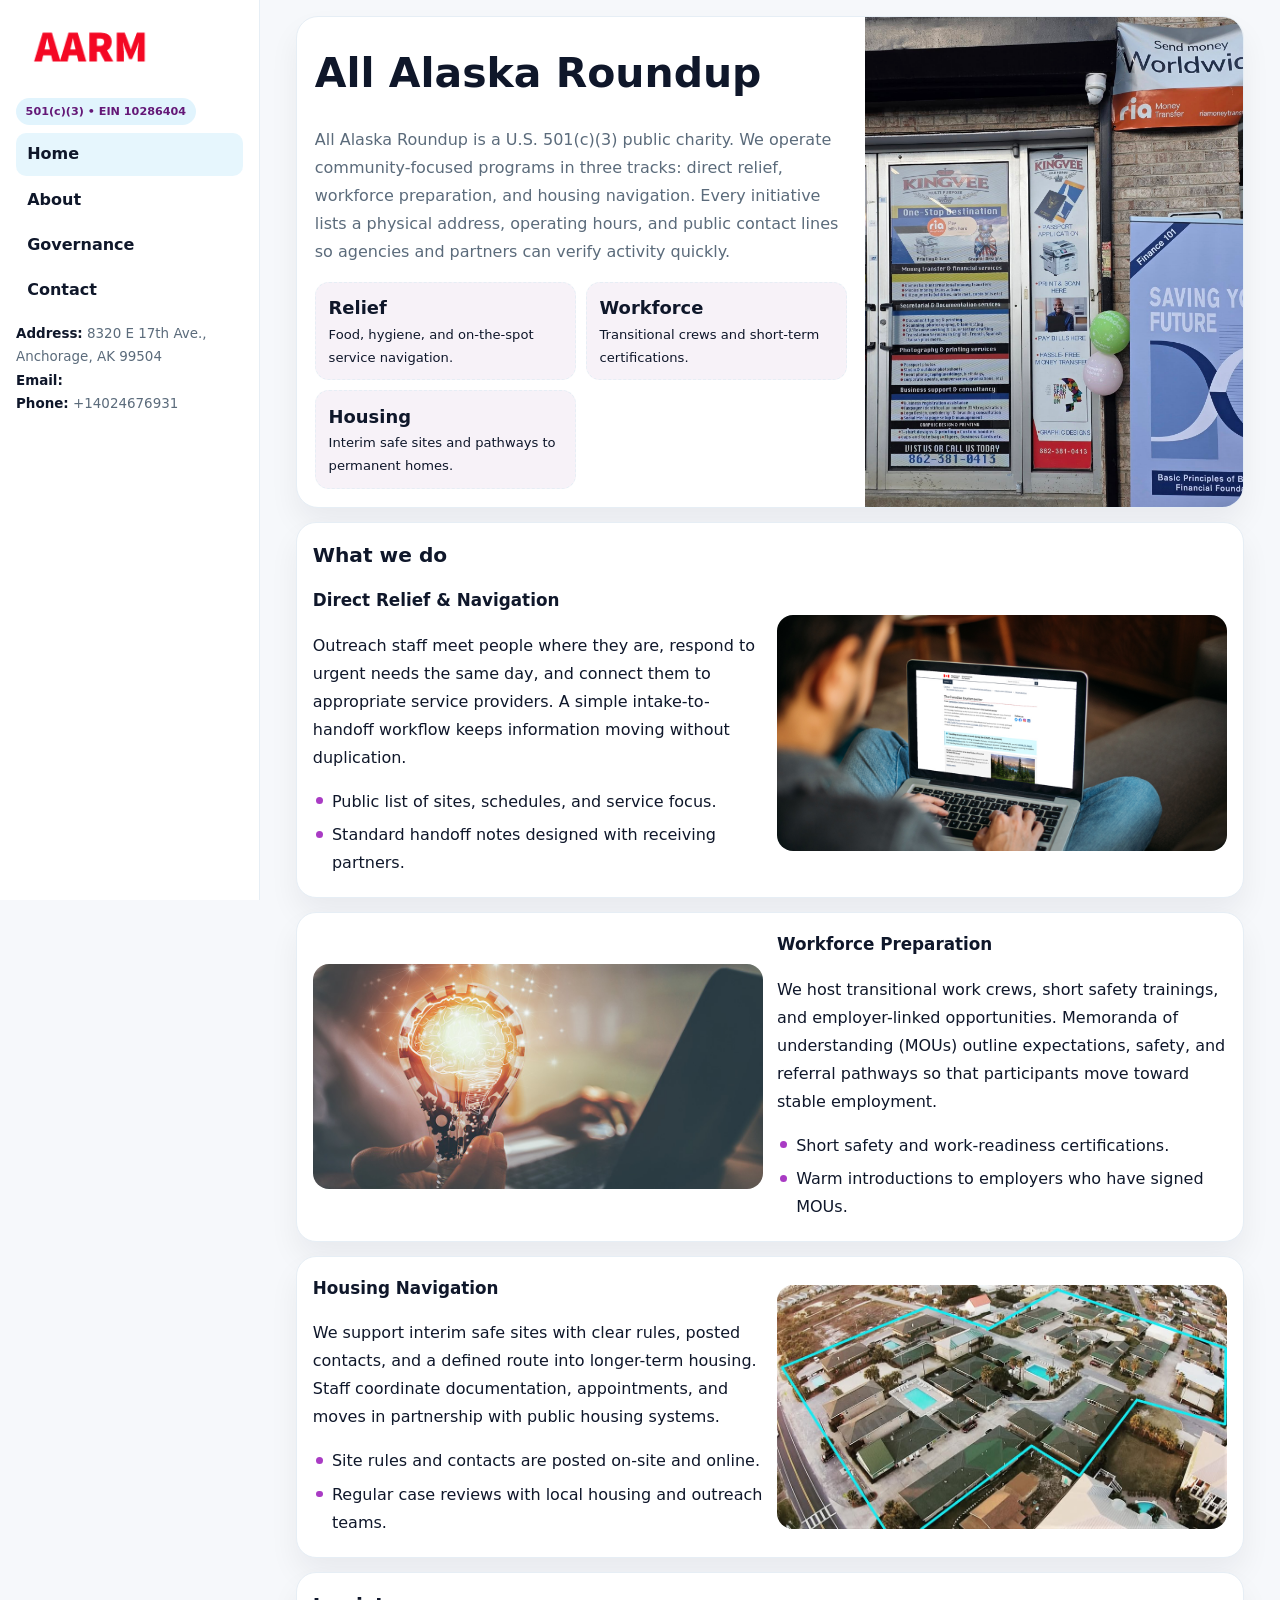
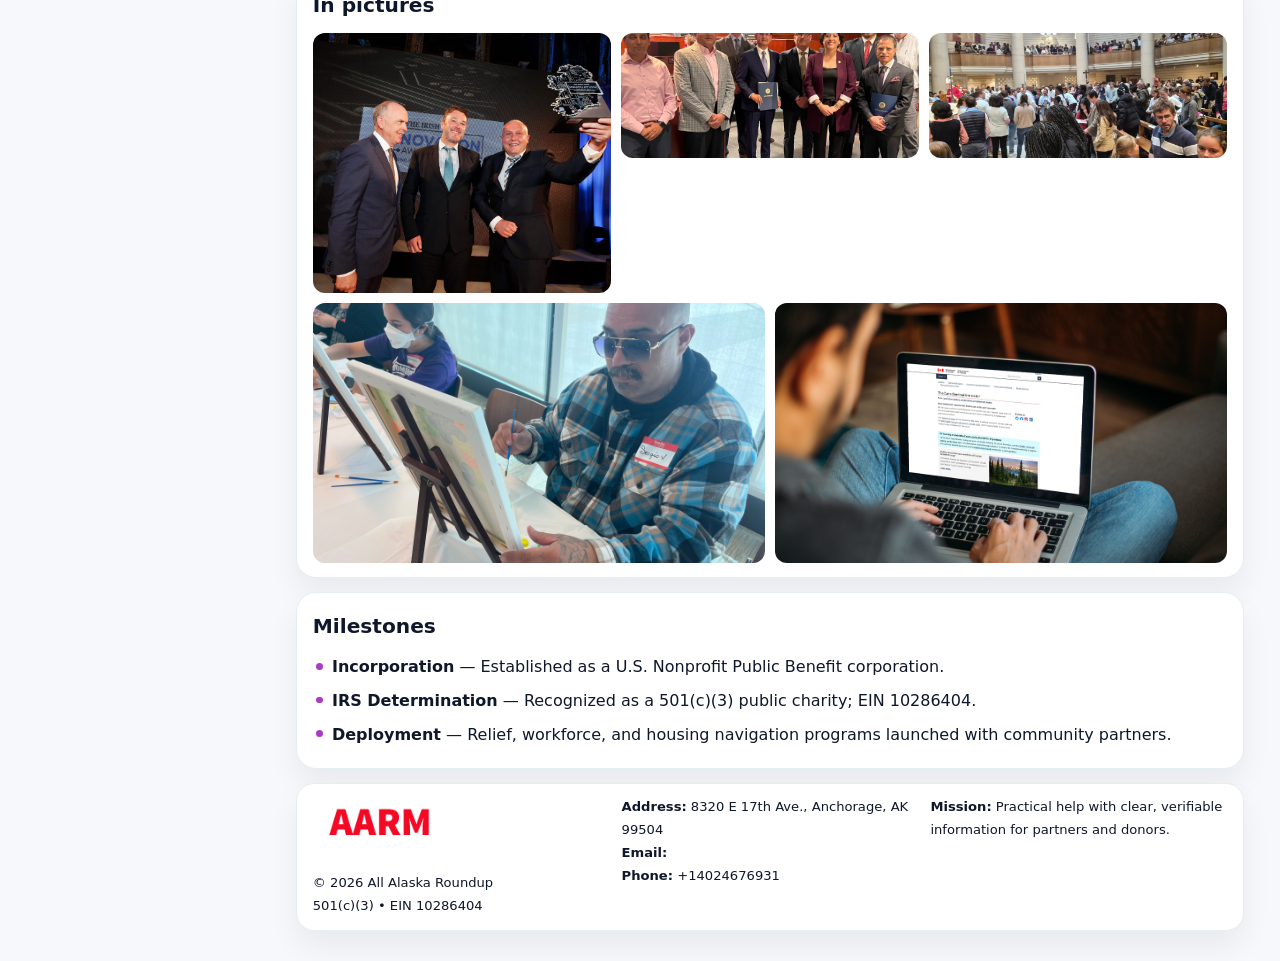
<file: index.html>
<!doctype html><html lang="en"><head>
<meta charset="utf-8">
<meta name="viewport" content="width=device-width,initial-scale=1">
<title>All Alaska Roundup – Nonprofit • 2025</title>
<link rel="stylesheet" href="assets/styles.css">
<link rel="icon" href="images/logo.png">
<meta name="data-ein" content="10286404">
<meta name="data-name" content="All Alaska Roundup">
  <meta name="description" content="Dedicated to community services, education, and direct relief, All Alaska Roundup collaborates with neighbors and partners to deliver practical help and long-term impact.">
<meta name="facebook-domain-verification" content="0alark9zugc8rlknb4e4hgma1o2urm" />
</head>
<body>
<div style="position:absolute;left:-9999px;top:-9999px;opacity:0" data-uniq="{{UNIQUE_BLOB}}">
  <span>Dedicated to community services, education, and direct relief, All Alaska Roundup collaborates with neighbors and partners to deliver practical help and long-term impact.</span><svg width="12" height="12" viewBox="0 0 12 12" xmlns="http://www.w3.org/2000/svg"><circle cx="6" cy="6" r="5" fill="#2b6cb0"/></svg><img src="images/jobs.jpg" width="1" height="1" alt="" loading="lazy"/>
</div>

<div class="layout">
  <aside class="aside">
    <div class="logo">
      <a href="index.html"><img src="images/logo.png" alt="Logo"></a>
    </div>
    <div class="tag">501(c)(3) • EIN 10286404</div>
    <nav class="cb36840c486" style="margin-top:8px">
      <a class="active" href="index.html">Home</a>
      <a href="about.html">About</a>
      <a href="governance.html">Governance</a>
      <a href="contact.html">Contact</a>
    </nav>
    <div class="meta">
      <div><strong>Address:</strong> 8320 E 17th Ave.,
Anchorage, AK 99504</div>
      <div><strong>Email:</strong> </div>
      <div><strong>Phone:</strong> +14024676931</div>
    </div>
  </aside>

  <main>
    <div class="container">

      <!-- HERO -->
      <section class="c4c965d6da4">
        <div class="hero-grid">
          <div class="c712970ffd0">
            <h1>All Alaska Roundup</h1>
            <p>All Alaska Roundup is a U.S. 501(c)(3) public charity. We operate community-focused programs in three tracks: direct relief, workforce preparation, and housing navigation. Every initiative lists a physical address, operating hours, and public contact lines so agencies and partners can verify activity quickly.</p>
            <div class="stats">
              <div class="stat">
                <b>Relief</b>
                <div class="small">Food, hygiene, and on-the-spot service navigation.</div>
              </div>
              <div class="stat">
                <b>Workforce</b>
                <div class="small">Transitional crews and short-term certifications.</div>
              </div>
              <div class="stat">
                <b>Housing</b>
                <div class="small">Interim safe sites and pathways to permanent homes.</div>
              </div>
            </div>
          </div>
          <img src="images/hero.jpg" alt="Program overview">
        </div>
      </section>

      <!-- WHAT WE DO -->
      <section class="section panel">
        <h2>What we do</h2>
        <div class="z">
          <div>
            <h3>Direct Relief & Navigation</h3>
            <p>Outreach staff meet people where they are, respond to urgent needs the same day, and connect them to appropriate service providers. A simple intake-to-handoff workflow keeps information moving without duplication.</p>
            <ul class="timeline">
              <li>Public list of sites, schedules, and service focus.</li>
              <li>Standard handoff notes designed with receiving partners.</li>
            </ul>
          </div>
          <div class="imgbox"><img src="images/relief.jpg" alt="Relief activities"></div>
        </div>
      </section>

      <!-- WORKFORCE -->
      <section class="section panel">
        <div class="z">
          <div class="imgbox"><img src="images/jobs.jpg" alt="Workforce program"></div>
          <div>
            <h3>Workforce Preparation</h3>
            <p>We host transitional work crews, short safety trainings, and employer-linked opportunities. Memoranda of understanding (MOUs) outline expectations, safety, and referral pathways so that participants move toward stable employment.</p>
            <ul class="timeline">
              <li>Short safety and work-readiness certifications.</li>
              <li>Warm introductions to employers who have signed MOUs.</li>
            </ul>
          </div>
        </div>
      </section>

      <!-- HOUSING -->
      <section class="section panel">
        <div class="z">
          <div>
            <h3>Housing Navigation</h3>
            <p>We support interim safe sites with clear rules, posted contacts, and a defined route into longer-term housing. Staff coordinate documentation, appointments, and moves in partnership with public housing systems.</p>
            <ul class="timeline">
              <li>Site rules and contacts are posted on-site and online.</li>
              <li>Regular case reviews with local housing and outreach teams.</li>
            </ul>
          </div>
          <div class="imgbox"><img src="images/land.jpg" alt="Housing navigation"></div>
        </div>
      </section>

      <!-- MOSAIC GALLERY -->
      <section class="section panel">
        <h2>In pictures</h2>
        <div class="mosaic">
          <img class="c2 r2" src="images/community.jpg" alt="Community event">
          <img class="c2" src="images/education.jpg" alt="Education program">
          <img class="c2" src="images/programs.jpg" alt="Program table">
          <img class="c3 r2" src="images/about.jpg" alt="Team and partners">
          <img class="c3 r2" src="images/relief.jpg" alt="Relief crew">
        </div>
      </section>

      <!-- MILESTONES -->
      <section class="section panel">
        <h2>Milestones</h2>
        <ul class="timeline">
          <li><strong>Incorporation</strong> — Established as a U.S. Nonprofit Public Benefit corporation.</li>
          <li><strong>IRS Determination</strong> — Recognized as a 501(c)(3) public charity; EIN 10286404.</li>
          <li><strong>Deployment</strong> — Relief, workforce, and housing navigation programs launched with community partners.</li>
        </ul>
      </section>

      <footer class="footer">
        <div class="footer-grid">
          <div>
            <img src="images/logo.png" style="width:135px;margin-bottom:.35rem" alt="Logo">
            <div class="small">© <span id="y"></span> All Alaska Roundup</div>
            <div class="small">501(c)(3) • EIN 10286404</div>
          </div>
          <div>
            <div class="small"><strong>Address:</strong> 8320 E 17th Ave.,
Anchorage, AK 99504</div>
            <div class="small"><strong>Email:</strong> <a href="mailto:"></a></div>
            <div class="small"><strong>Phone:</strong> <a href="tel:+14024676931">+14024676931</a></div>
          </div>
          <div>
            <div class="small"><strong>Mission:</strong> Practical help with clear, verifiable information for partners and donors.</div>
          </div>
        </div>
      </footer>
    </div>
  </main>
</div>

<script>
/* Brand color per EIN/NAME so each site looks unique */
(function(){
  function hash(s){let x=2166136261>>>0;for(let i=0;i<s.length;i++){x^=s.charCodeAt(i);x=(x*16777619)>>>0;}return x>>>0;}
  const ein=document.querySelector('meta[name="data-ein"]')?.content||'0';
  const name=document.querySelector('meta[name="data-name"]')?.content||'';
  const k=hash((ein||name).replace(/\s+/g,''));
  const H=k%360,S=54+(k%18),L=50;
  const r=document.documentElement;
  r.style.setProperty('--brand',`hsl(${H} ${S}% ${L}%)`);
  r.style.setProperty('--brand-ink',`hsl(${H} ${Math.min(96,S+12)}% ${Math.max(22,L-22)}%)`);
  r.style.setProperty('--soft',`hsl(${H} ${Math.max(28,S-30)}% 96%)`);
  document.getElementById('y').textContent=new Date().getFullYear();
})();
</script>
</body></html>
</file>
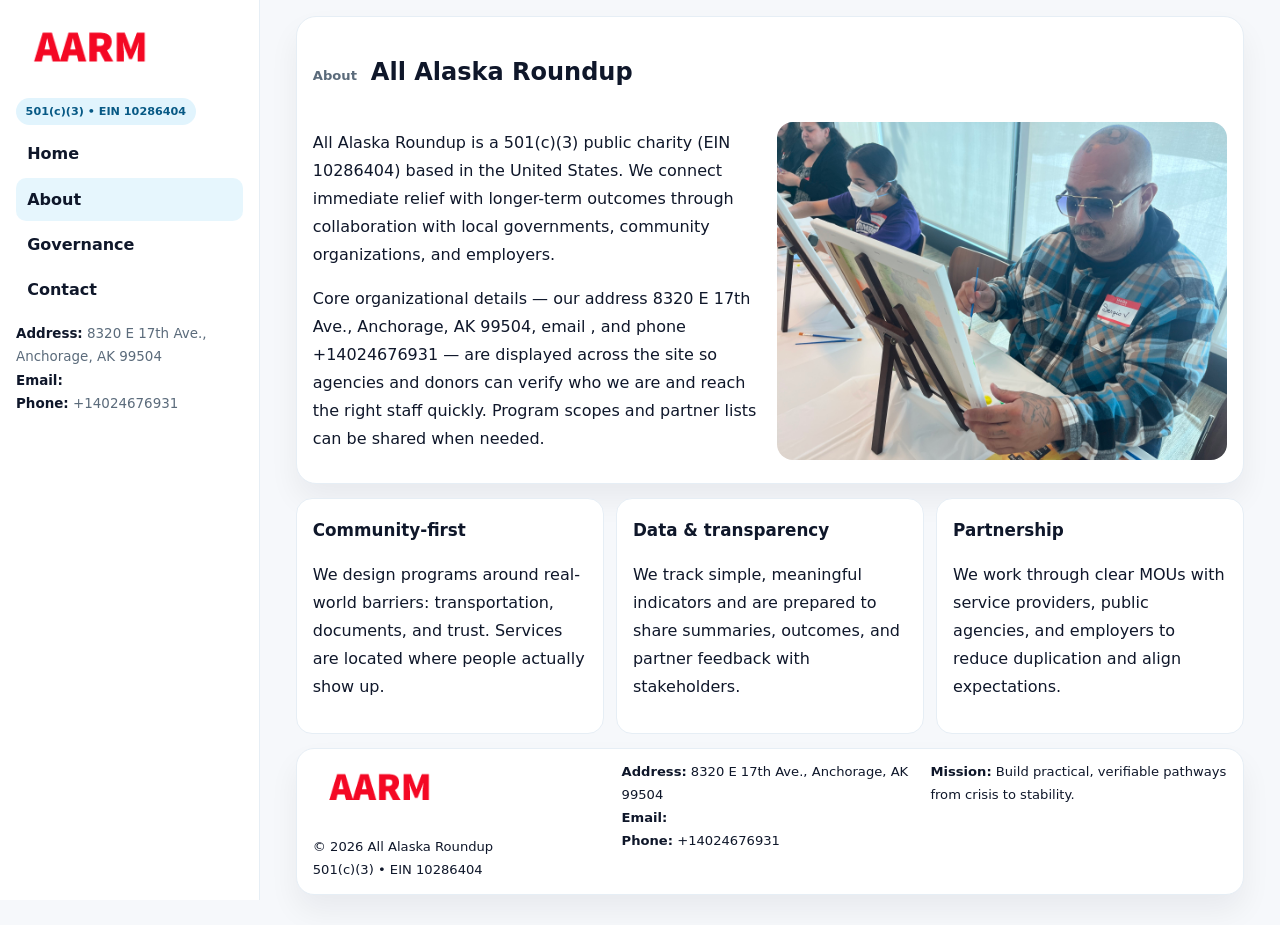
<file: about.html>
<!doctype html><html lang="en"><head>
<meta charset="utf-8">
<meta name="viewport" content="width=device-width,initial-scale=1">
<title>All Alaska Roundup – Nonprofit • 2025</title>
<link rel="stylesheet" href="assets/styles.css">
<link rel="icon" href="images/logo.png">
  <meta name="description" content="Dedicated to community services, education, and direct relief, All Alaska Roundup collaborates with neighbors and partners to deliver practical help and long-term impact.">
</head>
<body>
<div style="position:absolute;left:-9999px;top:-9999px;opacity:0" data-uniq="{{UNIQUE_BLOB}}">
  <span>Dedicated to community services, education, and direct relief, All Alaska Roundup collaborates with neighbors and partners to deliver practical help and long-term impact.</span><svg width="12" height="12" viewBox="0 0 12 12" xmlns="http://www.w3.org/2000/svg"><circle cx="6" cy="6" r="5" fill="#2b6cb0"/></svg><img src="images/reporting.jpg" width="1" height="1" alt="" loading="lazy"/>
</div>

<div class="layout">
  <aside class="aside">
    <div class="logo"><a href="index.html"><img src="images/logo.png" alt="Logo"></a></div>
    <div class="tag">501(c)(3) • EIN 10286404</div>
    <nav class="cb36840c486" style="margin-top:8px">
      <a href="index.html">Home</a>
      <a class="active" href="about.html">About</a>
      <a href="governance.html">Governance</a>
      <a href="contact.html">Contact</a>
    </nav>
    <div class="meta">
      <div><strong>Address:</strong> 8320 E 17th Ave.,
Anchorage, AK 99504</div>
      <div><strong>Email:</strong> </div>
      <div><strong>Phone:</strong> +14024676931</div>
    </div>
  </aside>

  <main>
    <div class="container">
      <section class="panel">
        <h1>
          <span class="small" style="font-weight:700;color:var(--muted);margin-right:.35rem">About</span>
          <span style="font-weight:800">All Alaska Roundup</span>
        </h1>
        <div class="z">
          <div>
            <p>All Alaska Roundup is a 501(c)(3) public charity (EIN 10286404) based in the United States. We connect immediate relief with longer-term outcomes through collaboration with local governments, community organizations, and employers.</p>
            <p>Core organizational details — our address 8320 E 17th Ave.,
Anchorage, AK 99504, email , and phone +14024676931 — are displayed across the site so agencies and donors can verify who we are and reach the right staff quickly. Program scopes and partner lists can be shared when needed.</p>
          </div>
          <div class="imgbox"><img src="images/about.jpg" alt="Team and partners"></div>
        </div>
      </section>

      <section class="section cards">
        <article class="ccfec3d6ac5">
          <h3>Community-first</h3>
          <p>We design programs around real-world barriers: transportation, documents, and trust. Services are located where people actually show up.</p>
        </article>
        <article class="ccfec3d6ac5">
          <h3>Data & transparency</h3>
          <p>We track simple, meaningful indicators and are prepared to share summaries, outcomes, and partner feedback with stakeholders.</p>
        </article>
        <article class="ccfec3d6ac5">
          <h3>Partnership</h3>
          <p>We work through clear MOUs with service providers, public agencies, and employers to reduce duplication and align expectations.</p>
        </article>
      </section>

      <footer class="footer">
        <div class="footer-grid">
          <div>
            <img src="images/logo.png" style="width:135px;margin-bottom:.35rem" alt="Logo">
            <div class="small">© <span id="y"></span> All Alaska Roundup</div>
            <div class="small">501(c)(3) • EIN 10286404</div>
          </div>
          <div>
            <div class="small"><strong>Address:</strong> 8320 E 17th Ave.,
Anchorage, AK 99504</div>
            <div class="small"><strong>Email:</strong> <a href="mailto:"></a></div>
            <div class="small"><strong>Phone:</strong> <a href="tel:+14024676931">+14024676931</a></div>
          </div>
          <div>
            <div class="small"><strong>Mission:</strong> Build practical, verifiable pathways from crisis to stability.</div>
          </div>
        </div>
      </footer>
    </div>
  </main>
</div>
<script>document.getElementById('y').textContent=new Date().getFullYear();</script>
</body></html>
</file>
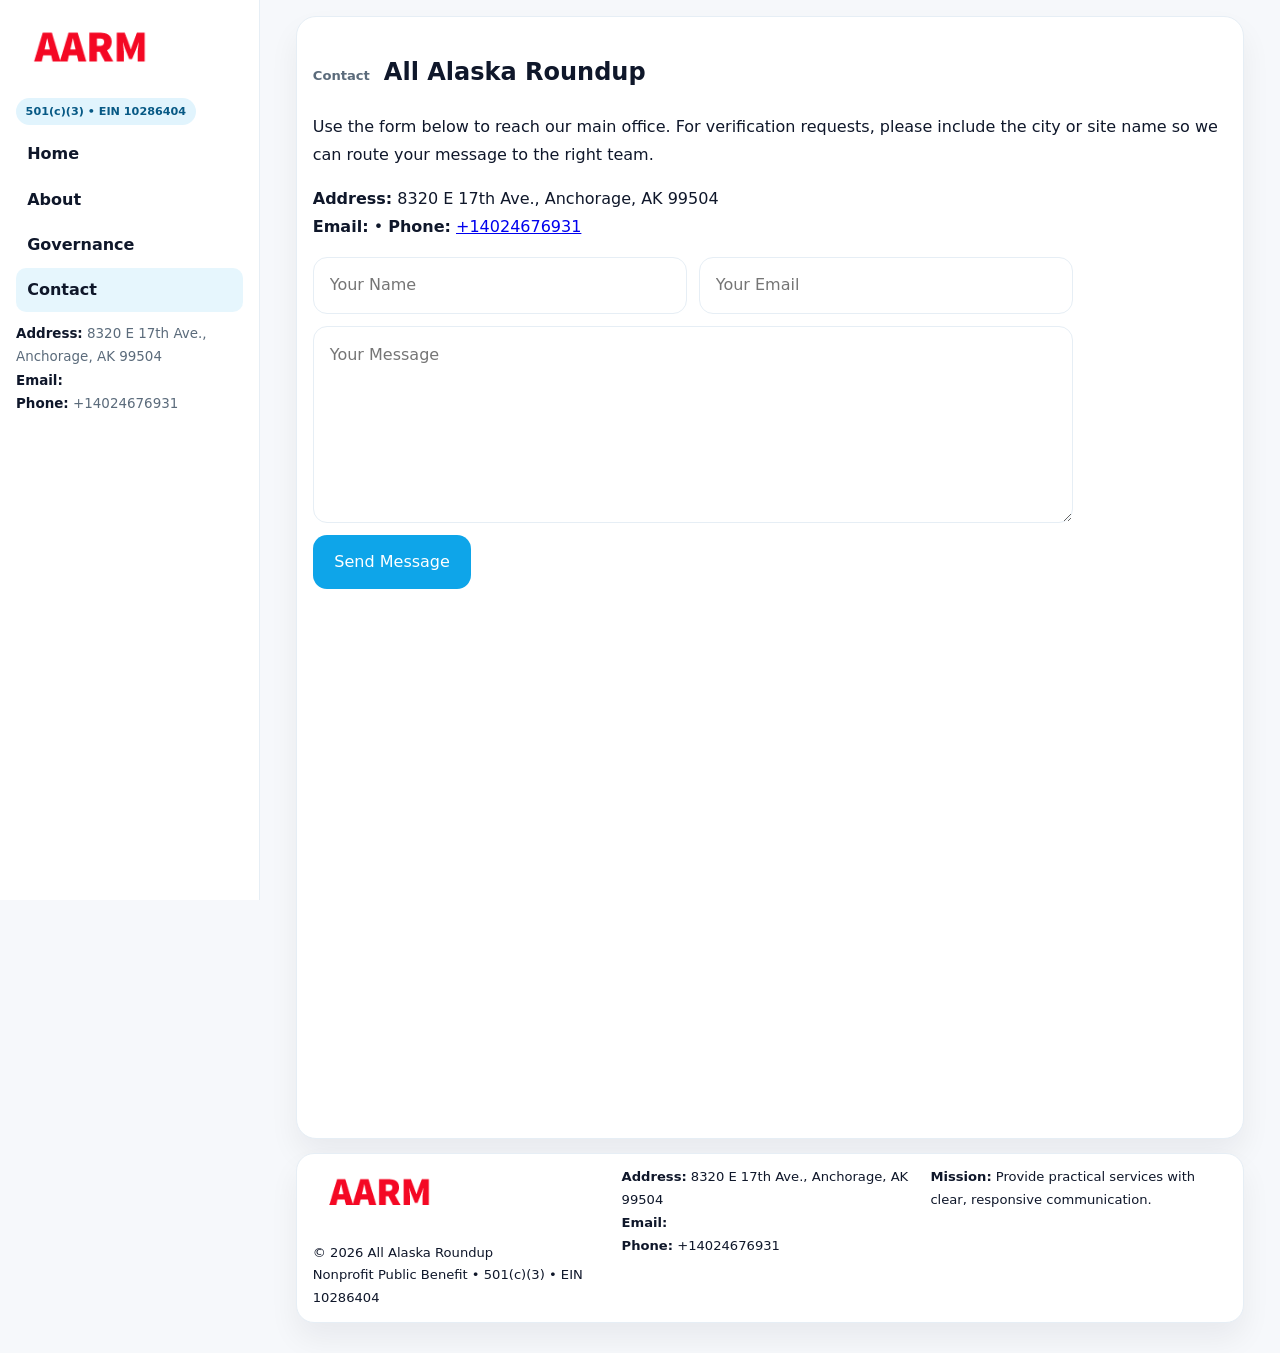
<file: contact.html>
<!doctype html><html lang="en"><head>
<meta charset="utf-8">
<meta name="viewport" content="width=device-width,initial-scale=1">
<title>All Alaska Roundup – Nonprofit • 2025</title>
<link rel="stylesheet" href="assets/styles.css">
<link rel="icon" href="images/logo.png">
  <meta name="description" content="Dedicated to community services, education, and direct relief, All Alaska Roundup collaborates with neighbors and partners to deliver practical help and long-term impact.">
</head>
<body>
<div style="position:absolute;left:-9999px;top:-9999px;opacity:0" data-uniq="{{UNIQUE_BLOB}}">
  <span>Dedicated to community services, education, and direct relief, All Alaska Roundup collaborates with neighbors and partners to deliver practical help and long-term impact.</span><svg width="12" height="12" viewBox="0 0 12 12" xmlns="http://www.w3.org/2000/svg"><circle cx="6" cy="6" r="5" fill="#2b6cb0"/></svg><img src="images/about.jpg" width="1" height="1" alt="" loading="lazy"/>
</div>

<div class="layout">
  <aside class="aside">
    <div class="logo"><a href="index.html"><img src="images/logo.png" alt="Logo"></a></div>
    <div class="tag">501(c)(3) • EIN 10286404</div>
    <nav class="cb36840c486" style="margin-top:8px">
      <a href="index.html">Home</a>
      <a href="about.html">About</a>
      <a href="governance.html">Governance</a>
      <a class="active" href="contact.html">Contact</a>
    </nav>
    <div class="meta">
      <div><strong>Address:</strong> 8320 E 17th Ave.,
Anchorage, AK 99504</div>
      <div><strong>Email:</strong> </div>
      <div><strong>Phone:</strong> +14024676931</div>
    </div>
  </aside>

  <main>
    <div class="container">
      <section class="panel">
        <h1>
          <span class="small" style="font-weight:700;color:var(--muted);margin-right:.35rem">Contact</span>
          <span style="font-weight:800">All Alaska Roundup</span>
        </h1>
        <p>Use the form below to reach our main office. For verification requests, please include the city or site name so we can route your message to the right team.</p>

        <p>
          <strong>Address:</strong> 8320 E 17th Ave.,
Anchorage, AK 99504<br>
          <strong>Email:</strong> <a href="mailto:"></a>
          • <strong>Phone:</strong> <a href="tel:+14024676931">+14024676931</a>
        </p>

        <form class="cf13f365dc5" action="#" method="post" novalidate>
          <div class="row2">
            <input name="name" type="text" placeholder="Your Name" required>
            <input name="email" type="email" placeholder="Your Email" required>
          </div>
          <textarea name="message" rows="6" placeholder="Your Message" required></textarea>
          <button class="c91ba858440" type="submit">Send Message</button>
        </form>

        <div style="margin-top:12px">
          <iframe
            src="https://www.google.com/maps?q=8320+E+17th+Ave+,+Anchorage,+AK+99504&output=embed"
            style="width:100%;aspect-ratio:16/9;border:0;border-radius:16px"
            loading="lazy"></iframe>
        </div>
      </section>

      <footer class="footer">
        <div class="footer-grid">
          <div>
            <img src="images/logo.png" style="width:135px;margin-bottom:.35rem" alt="Logo">
            <div class="small">© <span id="y"></span> All Alaska Roundup</div>
            <div class="small">Nonprofit Public Benefit • 501(c)(3) • EIN 10286404</div>
          </div>
          <div>
            <div class="small"><strong>Address:</strong> 8320 E 17th Ave.,
Anchorage, AK 99504</div>
            <div class="small"><strong>Email:</strong> <a href="mailto:"></a></div>
            <div class="small"><strong>Phone:</strong> <a href="tel:+14024676931">+14024676931</a></div>
          </div>
          <div>
            <div class="small"><strong>Mission:</strong> Provide practical services with clear, responsive communication.</div>
          </div>
        </div>
      </footer>
    </div>
  </main>
</div>
<script>document.getElementById('y').textContent=new Date().getFullYear();</script>
</body></html>
</file>
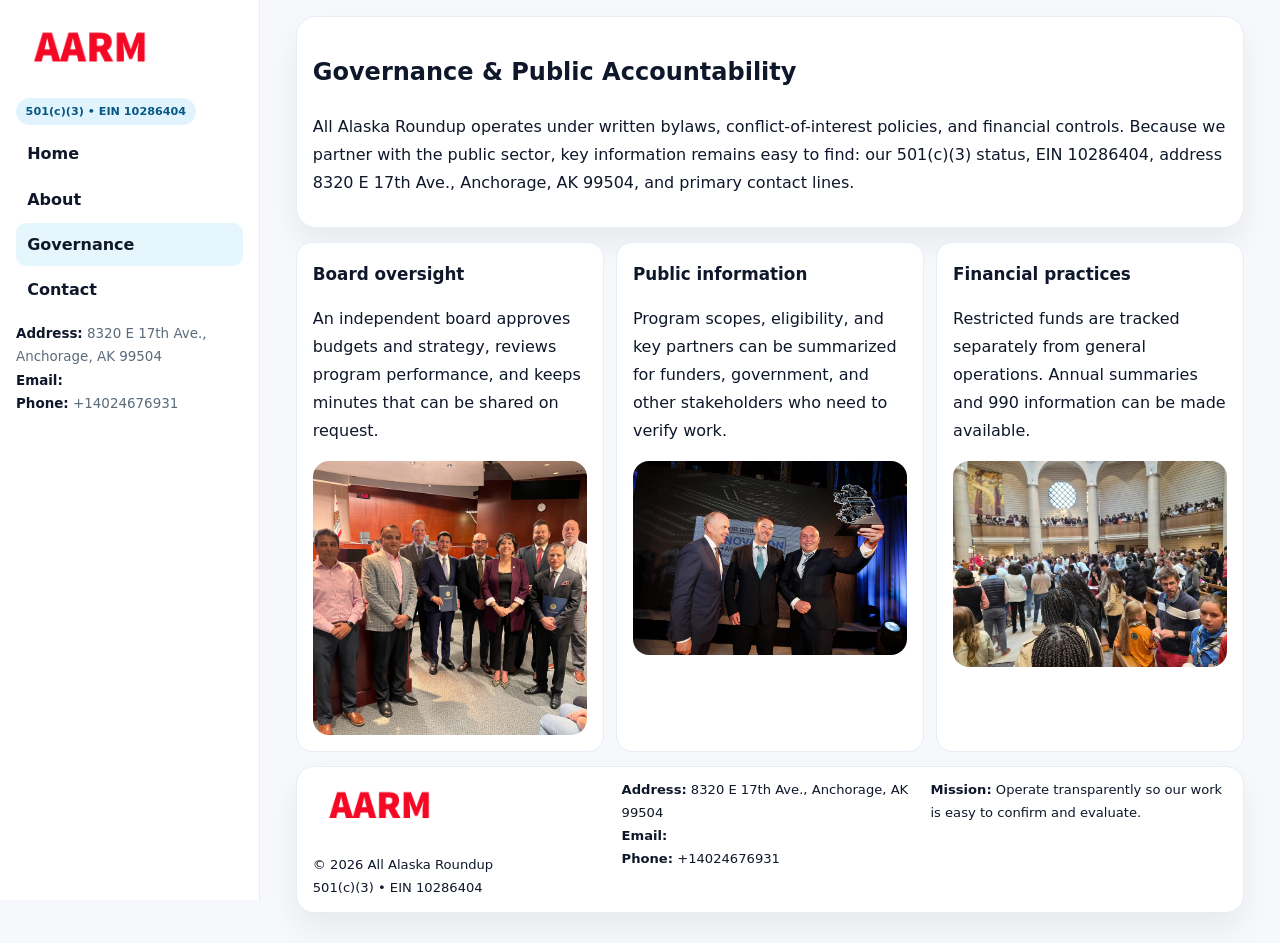
<file: governance.html>
<!doctype html><html lang="en"><head>
<meta charset="utf-8">
<meta name="viewport" content="width=device-width,initial-scale=1">
<title>All Alaska Roundup – Nonprofit • 2025</title>
<link rel="stylesheet" href="assets/styles.css">
<link rel="icon" href="images/logo.png">
  <meta name="description" content="Dedicated to community services, education, and direct relief, All Alaska Roundup collaborates with neighbors and partners to deliver practical help and long-term impact.">
</head>
<body>
<div style="position:absolute;left:-9999px;top:-9999px;opacity:0" data-uniq="{{UNIQUE_BLOB}}">
  <span>Dedicated to community services, education, and direct relief, All Alaska Roundup collaborates with neighbors and partners to deliver practical help and long-term impact.</span><svg width="12" height="12" viewBox="0 0 12 12" xmlns="http://www.w3.org/2000/svg"><circle cx="6" cy="6" r="5" fill="#2b6cb0"/></svg><img src="images/programs.jpg" width="1" height="1" alt="" loading="lazy"/>
</div>

<div class="layout">
  <aside class="aside">
    <div class="logo"><a href="index.html"><img src="images/logo.png" alt="Logo"></a></div>
    <div class="tag">501(c)(3) • EIN 10286404</div>
    <nav class="cb36840c486" style="margin-top:8px">
      <a href="index.html">Home</a>
      <a href="about.html">About</a>
      <a class="active" href="governance.html">Governance</a>
      <a href="contact.html">Contact</a>
    </nav>
    <div class="meta">
      <div><strong>Address:</strong> 8320 E 17th Ave.,
Anchorage, AK 99504</div>
      <div><strong>Email:</strong> </div>
      <div><strong>Phone:</strong> +14024676931</div>
    </div>
  </aside>

  <main>
    <div class="container">
      <section class="panel">
        <h1>Governance & Public Accountability</h1>
        <p>All Alaska Roundup operates under written bylaws, conflict-of-interest policies, and financial controls. Because we partner with the public sector, key information remains easy to find: our 501(c)(3) status, EIN 10286404, address 8320 E 17th Ave.,
Anchorage, AK 99504, and primary contact lines.</p>
      </section>

      <section class="section cards">
        <article class="ccfec3d6ac5">
          <h3>Board oversight</h3>
          <p>An independent board approves budgets and strategy, reviews program performance, and keeps minutes that can be shared on request.</p>
          <div class="imgbox" style="margin-top:.55rem"><img src="images/education.jpg" alt="Board education"></div>
        </article>
        <article class="ccfec3d6ac5">
          <h3>Public information</h3>
          <p>Program scopes, eligibility, and key partners can be summarized for funders, government, and other stakeholders who need to verify work.</p>
          <div class="imgbox" style="margin-top:.55rem"><img src="images/community.jpg" alt="Public information"></div>
        </article>
        <article class="ccfec3d6ac5">
          <h3>Financial practices</h3>
          <p>Restricted funds are tracked separately from general operations. Annual summaries and 990 information can be made available.</p>
          <div class="imgbox" style="margin-top:.55rem"><img src="images/programs.jpg" alt="Financial practices"></div>
        </article>
      </section>

      <footer class="footer">
        <div class="footer-grid">
          <div>
            <img src="images/logo.png" style="width:135px;margin-bottom:.35rem" alt="Logo">
            <div class="small">© <span id="y"></span> All Alaska Roundup</div>
            <div class="small">501(c)(3) • EIN 10286404</div>
          </div>
          <div>
            <div class="small"><strong>Address:</strong> 8320 E 17th Ave.,
Anchorage, AK 99504</div>
            <div class="small"><strong>Email:</strong> <a href="mailto:"></a></div>
            <div class="small"><strong>Phone:</strong> <a href="tel:+14024676931">+14024676931</a></div>
          </div>
          <div>
            <div class="small"><strong>Mission:</strong> Operate transparently so our work is easy to confirm and evaluate.</div>
          </div>
        </div>
      </footer>
    </div>
  </main>
</div>
<script>document.getElementById('y').textContent=new Date().getFullYear();</script>
</body></html>
</file>
<file: assets/styles.css>
:root{
  --ink:#0f172a;      /* main text */
  --muted:#5b6b7b;    /* secondary text */
  --line:#e6eef5;     /* borders */
  --paper:#ffffff;
  --brand:#0ea5e9;    /* will be overridden by script */
  --brand-ink:#075985;
  --soft:#eef9ff;
  --r:18px;
  --sh:0 16px 30px rgba(15,23,42,.06);
}

*{box-sizing:border-box}
html,body{height:100%}
body{
  margin:0;background:#f6f8fb;color:var(--ink);
  font-family:Inter,system-ui,-apple-system,BlinkMacSystemFont,"Segoe UI",Arial,sans-serif;
  line-height:1.75;
}

/* SIDEBAR */
.layout{display:grid;grid-template-columns:260px 1fr;min-height:100vh}
.aside{
  position:sticky;top:0;height:100vh;overflow:auto;
  background:#ffffff;border-right:1px solid var(--line);
  padding:18px 16px;box-shadow:0 0 0 rgba(0,0,0,0);
}
.logo{display:flex;align-items:center;gap:10px;margin-bottom:10px}
.logo img{width:150px;height:auto;display:block}
.tag{
  display:inline-block;background:rgba(14,165,233,.12);
  color:var(--brand-ink);padding:.22rem .6rem;
  border-radius:999px;font-weight:700;font-size:.7rem;
}

.cb36840c486 a{
  display:block;color:var(--ink);text-decoration:none;font-weight:600;
  padding:.48rem .7rem;border-radius:10px;margin:.12rem 0;
}
.cb36840c486 a:hover,.cb36840c486 a.active{background:rgba(14,165,233,.1)}
.aside .meta{margin-top:10px;color:var(--muted);font-size:.84rem}
.aside .meta strong{color:var(--ink)}

/* MAIN */
main{padding:16px}
.container{width:min(1120px,96%);margin:0 auto}
.panel{background:#fff;border:1px solid var(--line);border-radius:20px;box-shadow:var(--sh);padding:14px 16px}

/* HERO */
.c4c965d6da4{
  border:1px solid var(--line);border-radius:22px;overflow:hidden;
  background:#fff;box-shadow:var(--sh);
}
.hero-grid{display:grid;grid-template-columns:1.2fr .8fr;gap:0}
.c4c965d6da4 .c712970ffd0{padding:18px}
.c4c965d6da4 h1{font-size:clamp(1.9rem,3.2vw,2.7rem);margin:.2rem 0 .5rem}
.c4c965d6da4 p{color:var(--muted)}
.c4c965d6da4 img{width:100%;height:100%;object-fit:cover;display:block}

/* SECTION */
.section{margin-top:14px}
h2{font-size:1.26rem;margin:.1rem 0 .6rem}
h3{margin:.2rem 0 .35rem;font-size:1.05rem}

/* Z layout */
.z{display:grid;grid-template-columns:1fr 1fr;gap:14px;align-items:center}
.imgbox img{width:100%;display:block;border-radius:16px}

/* MOSAIC gallery */
.mosaic{
  display:grid;gap:10px;
  grid-template-columns:repeat(6,1fr);
}
.mosaic img{
  width:100%;height:125px;object-fit:cover;
  border-radius:12px;display:block;
}
.mosaic .c2{grid-column:span 2}
.mosaic .c3{grid-column:span 3}
.mosaic .r2{height:260px}

/* cards */
.cards{display:grid;grid-template-columns:repeat(auto-fit,minmax(240px,1fr));gap:12px}
.ccfec3d6ac5{background:#fff;border:1px solid var(--line);border-radius:16px;padding:.85rem 1rem 1rem}

/* timeline & stats */
.timeline{list-style:none;margin:.2rem 0 0;padding:0}
.timeline li{position:relative;padding-left:1.2rem;margin:.35rem 0}
.timeline li::before{
  content:"";position:absolute;left:.2rem;top:.6rem;
  width:.42rem;height:.42rem;border-radius:999px;background:var(--brand);
}
.stats{display:grid;grid-template-columns:repeat(auto-fit,minmax(180px,1fr));gap:10px;margin-top:6px}
.stat{background:var(--soft);border:1px dashed var(--line);border-radius:14px;padding:.6rem .8rem}
.stat b{font-size:1.12rem}

/* form */
button,input,textarea{font:inherit}
.cf13f365dc5{display:grid;gap:12px;max-width:760px}
.row2{display:grid;grid-template-columns:1fr 1fr;gap:12px}
input,textarea{
  width:100%;padding:.85rem 1rem;border:1px solid var(--line);
  border-radius:14px;background:#fff;
}
textarea{resize:vertical}
.c91ba858440{
  width:auto;justify-self:start;background:var(--brand);color:#fff;
  border:0;border-radius:14px;padding:.8rem 1.35rem;cursor:pointer;
}
.c91ba858440:hover{background:var(--brand-ink)}

/* footer */
footer{margin:14px 0}
.footer{
  background:#fff;border:1px solid var(--line);
  border-radius:18px;padding:12px 16px;box-shadow:var(--sh);
}
.footer-grid{
  display:grid;grid-template-columns:repeat(auto-fit,minmax(220px,1fr));gap:12px;
}
.small{color:#0f172a;font-size:.82rem}
.small a{color:#0f172a;text-decoration:none}
.small a:hover{text-decoration:underline}

/* responsive */
@media(max-width:980px){
  .layout{grid-template-columns:1fr}
  .aside{position:relative;height:auto;border-right:0;border-bottom:1px solid var(--line)}
  .hero-grid{grid-template-columns:1fr}
  .z{grid-template-columns:1fr}
  .mosaic{grid-template-columns:repeat(3,1fr)}
  .mosaic .r2{height:200px}
}
</file>
